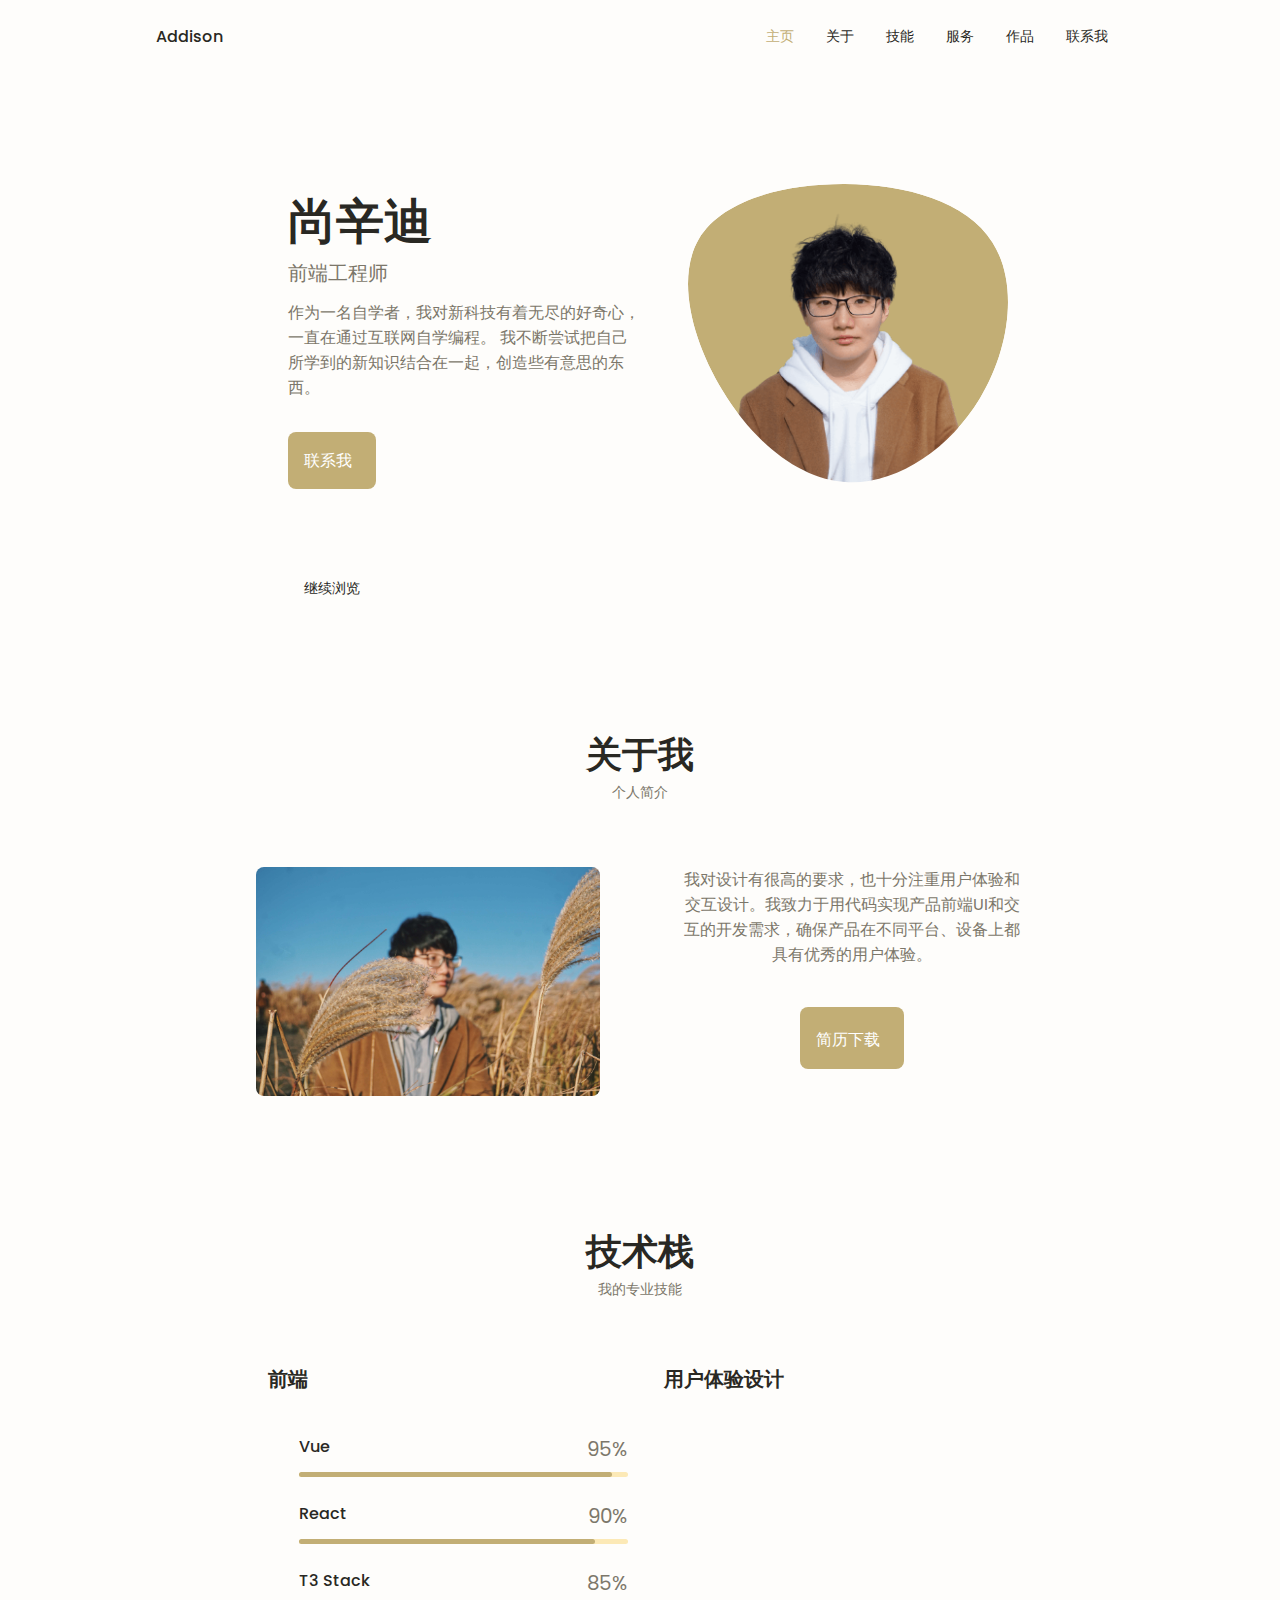
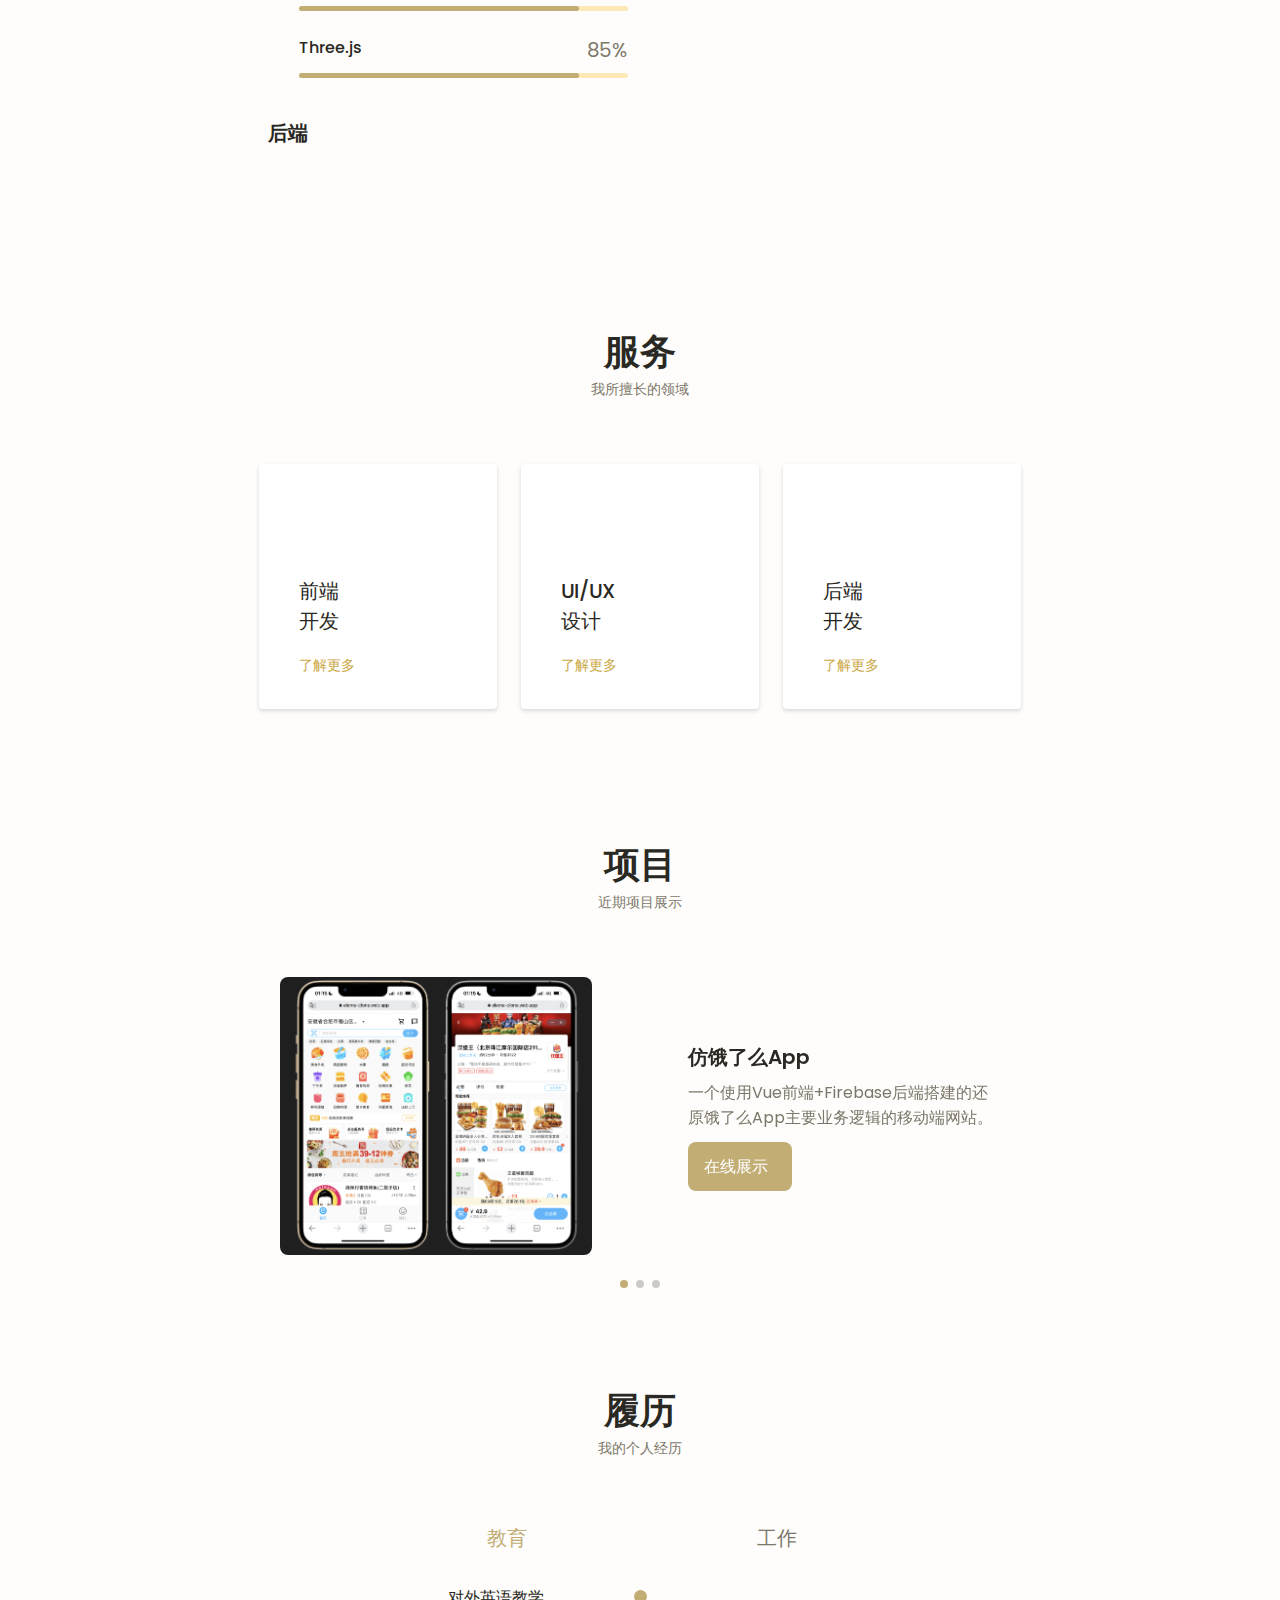
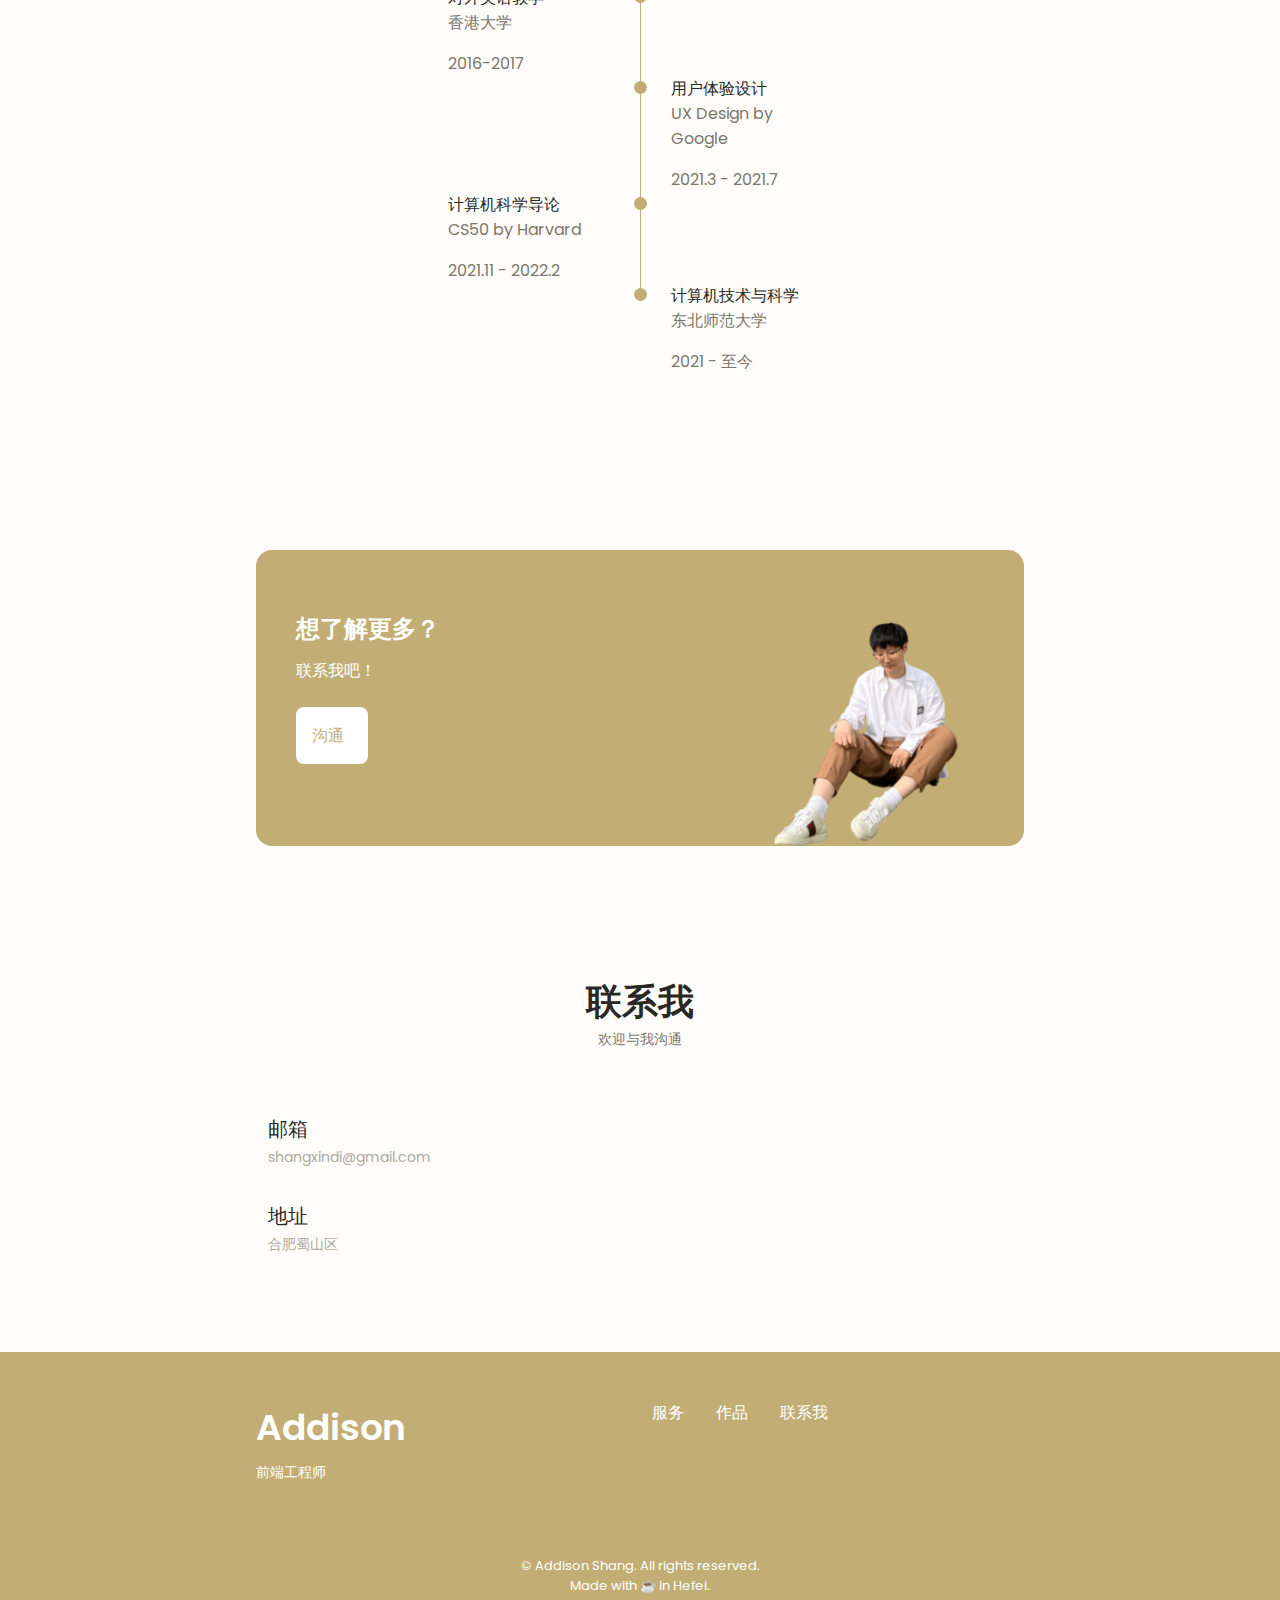
<file: public/index.html>
<!DOCTYPE html>
<html lang="en">

<head>
    <meta charset="UTF-8">
    <meta name="viewport" content="width=device-width, initial-scale=1.0">

    <!--==================== UNICONS ====================-->
    <link rel="stylesheet" href="https://unicons.iconscout.com/release/v4.0.0/css/line.css">


    <!--==================== SWIPER CSS ====================-->
    <link rel="stylesheet" href="assets/css/swiper-bundle.min.css">

    <!--==================== CSS ====================-->
    <link rel="stylesheet" href="assets/css/styles.css">

    <title>尚辛迪 · Addison Shang 的个人网站主页</title>
</head>

<body>
    <!--==================== HEADER ====================-->
    <header class="header" id="header">
        <nav class="nav container">
            <a href="" class="nav__logo">Addison</a>
            <div class="nav__menu" id="nav-menu">
                <ul class="nav__list grid">
                    <li class="nav__item">
                        <a href="#home" class="nav__link active-link">
                            <i class="uil uil-estate nav__icon"></i> 主页
                        </a>
                    </li>
                    <li class="nav__item">
                        <a href="#about" class="nav__link">
                            <i class="uil uil-user nav__icon"></i> 关于
                        </a>
                    </li>
                    <li class="nav__item">
                        <a href="#skills" class="nav__link">
                            <i class="uil uil-file-info-alt nav__icon"></i> 技能
                        </a>
                    </li>
                    <li class="nav__item">
                        <a href="#services" class="nav__link">
                            <i class="uil uil-briefcase-alt nav__icon"></i> 服务

                        </a>
                    </li>
                    <li class="nav__item">
                        <a href="#portfolio" class="nav__link">
                            <i class="uil uil-scenery nav__icon"></i> 作品

                        </a>
                    </li>
                    <li class="nav__item">
                        <a href="#contact" class="nav__link">
                            <i class="uil uil-message nav__icon"></i> 联系我
                        </a>
                    </li>
                </ul>
                <i class="uil uil-times nav__close" id="nav-close"></i>
            </div>

            <div class="nav__btns">
                <!-- Theme change button  -->
                <i class="uil uil-moon change-theme" id="theme-button"></i>

                <div class="nav__toggle" id="nav-toggle">
                    <i class="uil uil-apps"></i>
                </div>
            </div>
        </nav>
    </header>

    <!--==================== MAIN ====================-->
    <main class="main">
        <!--==================== HOME ====================-->
        <section class="home section" id="home">
            <div class="home__container container grid">
                <div class="home__content grid">
                    <div class="home__social">
                        <a href="https://www.linkedin.cn/injobs/in/%E8%BE%9B%E8%BF%AA-%E5%B0%9A-634081220?withFullProfile=true" target="_blank" class="home__social-icon">
                            <i class="uil uil-linkedin-alt"></i>
                        </a>
                        <a href="https://dribbble.com/AddisonShang" target="_blank" class="home__social-icon">
                            <i class="uil uil-dribbble"></i>
                        </a>
                        <a href="https://github.com/XindiShang" target="_blank" class="home__social-icon">
                            <i class="uil uil-github-alt"></i>
                        </a>
                    </div>

                    <div class="home__img">
                        <svg class="home__blob" viewBox="0 0 200 187" xmlns="http://www.w3.org/2000/svg"
                            xmlns:xlink="http://www.w3.org/1999/xlink">
                            <mask id="mask0" mask-type="alpha">
                                <path d="M190.312 36.4879C206.582 62.1187 201.309 102.826 182.328 134.186C163.346 165.547 
                                130.807 187.559 100.226 186.353C69.6454 185.297 41.0228 161.023 21.7403 129.362C2.45775 
                                97.8511 -7.48481 59.1033 6.67581 34.5279C20.9871 10.1032 59.7028 -0.149132 97.9666 
                                0.00163737C136.23 0.303176 174.193 10.857 190.312 36.4879Z" />
                            </mask>
                            <g mask="url(#mask0)">
                                <path d="M190.312 36.4879C206.582 62.1187 201.309 102.826 182.328 134.186C163.346 
                                165.547 130.807 187.559 100.226 186.353C69.6454 185.297 41.0228 161.023 21.7403 
                                129.362C2.45775 97.8511 -7.48481 59.1033 6.67581 34.5279C20.9871 10.1032 59.7028 
                                -0.149132 97.9666 0.00163737C136.23 0.303176 174.193 10.857 190.312 36.4879Z" />
                                <image class="home__blob-img" x="12" y="18"
                                    xlink:href="assets/img/Jeju2-removebg-preview.png" />
                            </g>
                        </svg>
                    </div>

                    <div class="home__data">
                        <h1 class="home__title">尚辛迪</h1>
                        <h3 class="home__subtitle">前端工程师</h3>
                        作为一名自学者，我对新科技有着无尽的好奇心，一直在通过互联网自学编程。
                        我不断尝试把自己所学到的新知识结合在一起，创造些有意思的东西。
                        <p class="home__description"></p>
                        <a href="#contact" class="button button--flex">
                            联系我 <i class="uil uil-message button__icon"></i>
                        </a>
                    </div>

                </div>

                <div class="home__scroll">
                    <a href="#about" class="home__scroll-button button--flex">
                        <i class="uil uil-mouse-alt home__scroll-mouse"></i>
                        <span class="home__scroll-name">继续浏览</span>
                        <i class="uil uil-arrow-down home__scroll-arrow"></i>
                    </a>
                </div>
            </div>
        </section>

        <!--==================== ABOUT ====================-->
        <section class="about section" id="about">
            <h2 class="section__title">关于我</h2>
            <span class="section__subtitle">个人简介</span>

            <div class="about__container container grid">
                <img src="assets/img/Jeju1.jpg" alt="" class="about__img">

                <div class="about__data">
                    <p class="about__description">
                        我对设计有很高的要求，也十分注重用户体验和交互设计。我致力于用代码实现产品前端UI和交互的开发需求，确保产品在不同平台、设备上都具有优秀的用户体验。
                    </p>

                    <!-- <div class="about__info">
                        <div>
                            <span class="about__info-title">04+</span>
                            <span class="about__info-name">Years <br> experience</span>
                        </div>
                        <div>
                            <span class="about__info-title">04+</span>
                            <span class="about__info-name">Completed <br> project</span>
                        </div>
                        <div>
                            <span class="about__info-title">03+</span>
                            <span class="about__info-name">Companies <br> worked</span>
                        </div>
                    </div> -->

                    <div class="about__buttons">
                        <a download="" href="assets/pdf/尚辛迪前端开发简历.pdf" class="button button__flex">
                            简历下载<i class="uil uil-download-alt button__icon"></i>
                        </a>
                    </div>
                </div>
            </div>

        </section>

        <!--==================== SKILLS ====================-->
        <section class="skills section" id="skills">
            <h2 class="section__title">技术栈</h2>
            <span class="section__subtitle">我的专业技能</span>
            <div class="skills__container container grid">
                <div>
                    <!--==================== SKILL 1 ====================-->
                    <div class="skills__content skills__open">
                        <div class="skills__header">
                            <i class="uil uil-brackets-curly skills__icon"></i>

                            <div>
                                <h1 class="skills__title">前端</h1>
                                <!-- <span class="skills__subtitle">
                                    More than 1 year
                                </span> -->
                            </div>

                            <i class="uil uil-angle-down skills__arrow"></i>
                        </div>

                        <div class="skills__list grid">
                            <div class="skills__data">
                                <div class="skills__titles">
                                    <h3 class="skills__name">Vue</h3>
                                    <span class="skills__number">95%</span>
                                </div>

                                <div class="skills__bar">
                                    <span class="skills__percentage skills__vue"></span>
                                </div>
                            </div>

                            <div class="skills__data">
                                <div class="skills__titles">
                                    <h3 class="skills__name">React</h3>
                                    <span class="skills__number">90%</span>
                                </div>

                                <div class="skills__bar">
                                    <span class="skills__percentage skills__react"></span>
                                </div>
                            </div>

                            <div class="skills__data">
                                <div class="skills__titles">
                                    <h3 class="skills__name">T3 Stack</h3>
                                    <span class="skills__number">85%</span>
                                </div>

                                <div class="skills__bar">
                                    <span class="skills__percentage skills__t3"></span>
                                </div>
                            </div>

                            <div class="skills__data">
                                <div class="skills__titles">
                                    <h3 class="skills__name">Three.js</h3>
                                    <span class="skills__number">85%</span>
                                </div>

                                <div class="skills__bar">
                                    <span class="skills__percentage skills__three"></span>
                                </div>
                            </div>
                        </div>
                    </div>

                    <!--==================== SKILL 2 ====================-->
                    <div class="skills__content skills__close">
                        <div class="skills__header">
                            <i class="uil uil-server-network skills__icon"></i>

                            <div>
                                <h1 class="skills__titles">后端</h1>
                                <!-- <span class="skills__subtitle">
                                    More than 1 year
                                </span> -->
                            </div>

                            <i class="uil uil-angle-down skills__arrow"></i>
                        </div>

                        <div class="skills__list grid">
                            <div class="skills__data">
                                <div class="skills__titles">
                                    <h3 class="skills__name">Python</h3>
                                    <span class="skills__number">90%</span>
                                </div>

                                <div class="skills__bar">
                                    <span class="skills__percentage skills__py"></span>
                                </div>
                            </div>

                            <div class="skills__data">
                                <div class="skills__titles">
                                    <h3 class="skills__name">Node.js</h3>
                                    <span class="skills__number">90%</span>
                                </div>

                                <div class="skills__bar">
                                    <span class="skills__percentage skills__node"></span>
                                </div>
                            </div>

                            <div class="skills__data">
                                <div class="skills__titles">
                                    <h3 class="skills__name">Firebase</h3>
                                    <span class="skills__number">90%</span>
                                </div>

                                <div class="skills__bar">
                                    <span class="skills__percentage skills__firebase"></span>
                                </div>
                            </div>
                        </div>
                    </div>
                </div>

                <div>
                    <!--==================== SKILL 3 ====================-->
                    <div class="skills__content skills__close">
                        <div class="skills__header">
                            <i class="uil uil-swatchbook skills__icon"></i>

                            <div>
                                <h1 class="skills__title">用户体验设计</h1>
                                <!-- <span class="skills__subtitle">
                                    More than 1 year
                                </span> -->
                            </div>

                            <i class="uil uil-angle-down skills__arrow"></i>
                        </div>

                        <div class="skills__list grid">
                            <div class="skills__data">
                                <div class="skills__titles">
                                    <h3 class="skills__name">Figma</h3>
                                    <span class="skills__number">90%</span>
                                </div>

                                <div class="skills__bar">
                                    <span class="skills__percentage skills__figma"></span>
                                </div>
                            </div>

                            <div class="skills__data">
                                <div class="skills__titles">
                                    <h3 class="skills__name">Adobe XD</h3>
                                    <span class="skills__number">85%</span>
                                </div>

                                <div class="skills__bar">
                                    <span class="skills__percentage skills__xd"></span>
                                </div>
                            </div>

                            <div class="skills__data">
                                <div class="skills__titles">
                                    <h3 class="skills__name">Photoshop</h3>
                                    <span class="skills__number">85%</span>
                                </div>

                                <div class="skills__bar">
                                    <span class="skills__percentage skills__photoshop"></span>
                                </div>
                            </div>

                        </div>
                    </div>
                </div>
            </div>

        </section>

        <!--==================== SERVICES ====================-->
        <section class="services section" id="services">
            <h2 class="section__title">服务</h2>
            <span class="section__subtitle">我所擅长的领域</span>

            <div class="services__container container grid">
                <!--==================== SERVICE 1====================-->
                <div class="services__content">
                    <div>
                        <i class="uil uil-arrow services__icon"></i>
                        <h3 class="services__title">前端 <br> 开发</h3>
                    </div>

                    <span class="button button--flex button--small button--link services__button">
                        了解更多
                        <i class="uil uil-arrow-right button__icon"></i>
                    </span>

                    <div class="services__modal">
                        <div class="services__modal-content">
                            <h4 class="services__modal-title">前端 <br> 开发</h4>
                            <i class="uil uil-times services__modal-close"></i>

                            <ul class="services__modal-services grid">
                                <li class="services__modal-service">
                                    <i class="uil uil-check-circle services__modal-icon"></i>
                                    <p>熟悉JavaScript面向对象开发原理和闭包，能运用模块化、面对对象编程；</p>
                                </li>
                                <li class="services__modal-service">
                                    <i class="uil uil-check-circle services__modal-icon"></i>
                                    <p>熟悉Vue技术栈（Vue2/3、Vue-CLI/Vite、Vuex/Pinia）；</p>
                                </li>
                                <li class="services__modal-service">
                                    <i class="uil uil-check-circle services__modal-icon"></i>
                                    <p>熟悉React技术栈（Redux、Next.js、Zustand、tRPC、Prisma）；</p>
                                </li>
                                <li class="services__modal-service">
                                    <i class="uil uil-check-circle services__modal-icon"></i>
                                    <p>熟练掌握Element、AntD、Vant等常用UI库和Tailwind、Bootstrap等CSS库；</p>
                                </li>
                            </ul>
                        </div>
                    </div>
                </div>
                <!--==================== SERVICE 2====================-->
                <div class="services__content">
                    <div>
                        <i class="uil uil-web-grid services__icon"></i>
                        <h3 class="services__title">UI/UX <br> 设计</h3>
                    </div>

                    <span class="button button--flex button--small button--link services__button">
                        了解更多
                        <i class="uil uil-arrow-right button__icon"></i>
                    </span>

                    <div class="services__modal">
                        <div class="services__modal-content">
                            <h4 class="services__modal-title">UI/UX <br> 设计</h4>
                            <i class="uil uil-times services__modal-close"></i>

                            <ul class="services__modal-services grid">
                                <li class="services__modal-service">
                                    <i class="uil uil-check-circle services__modal-icon"></i>
                                    <p>熟练掌握Figma、Adobe XD、Photoshop等设计工具；</p>
                                </li>
                                <li class="services__modal-service">
                                    <i class="uil uil-check-circle services__modal-icon"></i>
                                    <p>熟悉多平台的设计规范；</p>
                                </li>
                                <li class="services__modal-service">
                                    <i class="uil uil-check-circle services__modal-icon"></i>
                                    <p>深入理解交互思想的基本原则；</p>
                                </li>
                                <li class="services__modal-service">
                                    <i class="uil uil-check-circle services__modal-icon"></i>
                                    <p>有良好的审美，关注细节，能基于视觉规范产出高保真的交互稿；</p>
                                </li>
                            </ul>
                        </div>
                    </div>
                </div>

                <!--==================== SERVICE 3====================-->
                <div class="services__content">
                    <div>
                        <i class="uil uil-database services__icon"></i>
                        <h3 class="services__title">后端<br> 开发</h3>
                    </div>

                    <span class="button button--flex button--small button--link services__button">
                        了解更多
                        <i class="uil uil-arrow-right button__icon"></i>
                    </span>

                    <div class="services__modal">
                        <div class="services__modal-content">
                            <h4 class="services__modal-title">后端<br> 开发</h4>
                            <i class="uil uil-times services__modal-close"></i>

                            <ul class="services__modal-services grid">
                                <li class="services__modal-service">
                                    <i class="uil uil-check-circle services__modal-icon"></i>
                                    <p>熟悉Node.js和Express框架，利用其搭建简单的服务器；</p>
                                </li>
                                <li class="services__modal-service">
                                    <i class="uil uil-check-circle services__modal-icon"></i>
                                    <p>熟练掌握MongoDB和SQLite数据库的基本操作；</p>
                                </li>
                                <li class="services__modal-service">
                                    <i class="uil uil-check-circle services__modal-icon"></i>
                                    <p>熟悉Python，能运用Selenium进行爬虫的基本操作，以及Flask框架进行网页开发；</p>
                                </li>
                                <li class="services__modal-service">
                                    <i class="uil uil-check-circle services__modal-icon"></i>
                                    <p>熟练使用Git/SVN等工具进行独立/协同开发；</p>
                                </li>
                            </ul>
                        </div>
                    </div>
                </div>

                


            </div>

        </section>

        <!--==================== PORTFOLIO ====================-->
        <section class="portfolio section" id="portfolio">
            <h2 class="section__title">项目</h2>
            <span class="section__subtitle">近期项目展示</span>

            <div class="portfolio__container container swiper-container">
                <div class="swiper-wrapper">
                    <!--==================== PORTFOLIO 1====================-->
                    <div class="portfolio__content grid swiper-slide">
                        <img src="assets/img/eleme_portfolio.png" alt="" class="portfolio__img">

                        <div class="portfolio__data">
                            <h3 class="portfolio__title">仿饿了么App</h3>
                            <p class="portfolio__description">一个使用Vue前端+Firebase后端搭建的还原饿了么App主要业务逻辑的移动端网站。</p>
                            <a href="https://eleme-clone.web.app/" target="_blank"
                                target="_blank" class="button button--flex button--small portfolio__button">
                                在线展示
                                <i class="uil uil-arrow-right button__icon"></i>
                            </a>
                        </div>
                    </div>

                    <!--==================== PORTFOLIO 2====================-->
                    <div class="portfolio__content grid swiper-slide">
                        <img src="assets/img/pf_portfolio.png" alt="" class="portfolio__img">

                        <div class="portfolio__data">
                            <h3 class="portfolio__title">宠物前线</h3>
                            <p class="portfolio__description">一个分享及点评宠物店的网站，响应式布局，拥有用户登录注册、密码重置、增删改查店铺、查看店铺地图、发布、删除评价等功能模块。</p>
                            <a href="https://pet-frontier.herokuapp.com/" target="_blank"
                                class="button button--flex button--small portfolio__button">
                                在线展示
                                <i class="uil uil-arrow-right button__icon"></i>
                            </a>
                        </div>
                    </div>

                    <!--==================== PORTFOLIO 3====================-->
                    <div class="portfolio__content grid swiper-slide">
                        <img src="assets/img/blog_portfolio.png" alt="" class="portfolio__img">

                        <div class="portfolio__data">
                            <h3 class="portfolio__title">个人博客</h3>
                            <p class="portfolio__description">一个使用前端Bootstrap/后端Flask搭建的个人博客网站，响应式布局，拥有用户登录注册，增删改查帖子。发布/删除评论的功能模块。</p>
                            <a href="https://addison-blog.herokuapp.com/" target="_blank"
                                class="button button--flex button--small portfolio__button">
                                在线展示
                                <i class="uil uil-arrow-right button__icon"></i>
                            </a>
                        </div>
                    </div>
                </div>

                <div class="swiper-button-next">
                    <i class="uil uil-angle-right-b swiper-portfolio-icon"></i>
                </div>
                <div class="swiper-button-prev">
                    <i class="uil uil-angle-left swiper-portfolio-icon"></i>
                </div>

                <div class="swiper-pagination"></div>
            </div>

        </section>

        <!--==================== QUALIFICATION ====================-->
        <section class="qualification section">
            <h2 class="section__title">履历</h2>
            <span class="section__subtitle">我的个人经历</span>
            <div class="qualification__container container">
                <div class="qualification__tabs">
                    <div class="qualification__button button--flex qualification__active" data-target="#education">
                        <i class="uil uil-graduation-cap qualification__icon"></i>
                        教育
                    </div>
                    <div class="qualification__button button--flex" data-target="#work">
                        <i class="uil uil-briefcase-alt qualification__icon"></i>
                        工作
                    </div>
                </div>

                <div class="qualification__sections">
                    <!--==================== QUALIFICATION CONTENT 1====================-->
                    <div class="qualification__content qualification__active" data-content id="education">
                        <!--==================== QUALIFICATION 1====================-->
                        <div class="qualification__data">
                            <div>
                                <h3 class="qualification__title">
                                    对外英语教学
                                </h3>
                                <span class="qualification__subtitle">香港大学</span>
                                <div class="qualification__calender">
                                    <i class="uil uil-calendar-alt"></i>
                                    2016-2017
                                </div>
                            </div>

                            <div>
                                <span class="qualification__rounder"></span>
                                <span class="qualification__line"></span>
                            </div>
                        </div>
                        <!--==================== QUALIFICATION 2====================-->
                        <div class="qualification__data">
                            <div></div>

                            <div>
                                <span class="qualification__rounder"></span>
                                <span class="qualification__line"></span>
                            </div>        

                            <div>
                                <h3 class="qualification__title">
                                    用户体验设计
                                </h3>
                                <span class="qualification__subtitle">UX Design by Google</span>
                                <div class="qualification__calender">
                                    <i class="uil uil-calendar-alt"></i>
                                    2021.3 - 2021.7
                                </div>
                            </div>

                        </div>
                        <!--==================== QUALIFICATION 3====================-->
                        <div class="qualification__data">
                            <div>
                                <h3 class="qualification__title">
                                    计算机科学导论
                                </h3>
                                <span class="qualification__subtitle">CS50 by Harvard</span>
                                <div class="qualification__calender">
                                    <i class="uil uil-calendar-alt"></i>
                                    2021.11 - 2022.2
                                </div>
                            </div>

                            <div>
                                <span class="qualification__rounder"></span>
                                <span class="qualification__line"></span>
                            </div>
                        </div>
                        <!--==================== QUALIFICATION 4====================-->
                        <div class="qualification__data">
                            <div></div>
                            <div>
                                <span class="qualification__rounder"></span>
                                <!-- <span class="qualification__line"></span> -->
                            </div>
                            
                            <div>
                                <h3 class="qualification__title">
                                    计算机技术与科学
                                </h3>
                                <span class="qualification__subtitle">东北师范大学</span>
                                <div class="qualification__calender">
                                    <i class="uil uil-calendar-alt"></i>
                                    2021 - 至今
                                </div>
                            </div>

                        </div>

                    </div>
                    <!--==================== QUALIFICATION CONTENT 2====================-->
                    <div class="qualification__content" data-content id="work">
                        <!--==================== QUALIFICATION 1====================-->
                        <div class="qualification__data">
                            <div>
                                <h3 class="qualification__title">
                                    Web开发工程师
                                </h3>
                                <span class="qualification__subtitle">安徽亿川钢材交易中心</span>
                                <div class="qualification__calender">
                                    <i class="uil uil-calendar-alt"></i>
                                    2021.09-2022.04
                                </div>
                            </div>

                            <div>
                                <span class="qualification__rounder"></span>
                                <span class="qualification__line"></span>
                            </div>
                        </div>
                        <!--==================== QUALIFICATION 2====================-->
                        <div class="qualification__data">
                            <div></div>

                            <div>
                                <span class="qualification__rounder"></span>
                                <span class="qualification__line"></span>
                            </div>

                            <div>
                                <h3 class="qualification__title">
                                    前端开发工程师
                                </h3>
                                <span class="qualification__subtitle">厦门纵横集团</span>
                                <div class="qualification__calender">
                                    <i class="uil uil-calendar-alt"></i>
                                    2022.05 - 2022.06
                                </div>
                            </div>
                        </div>


                        <!--==================== QUALIFICATION 3====================-->
                        <div class="qualification__data">
                            <div>
                                <h3 class="qualification__title">
                                    前端开发工程师
                                </h3>
                                <span class="qualification__subtitle">安徽中科晶格技术有限公司</span>
                                <div class="qualification__calender">
                                    <i class="uil uil-calendar-alt"></i>
                                    2022.06-至今
                                </div>
                            </div>

                            <div>
                                <span class="qualification__rounder"></span>
                                <!-- <span class="qualification__line"></span> -->
                            </div>
                        </div>

                    </div>
                </div>
            </div>
        </section>

        <!--==================== PROJECT IN MIND ====================-->
        <section class="project section">
            <div class="project__bg">
                <div class="project__container container grid">
                    <div class="project__data">
                        <h2 class="project__title">想了解更多？</h2>
                        <p class="project__description">联系我吧！</p>
                        <a href="#contact" class="button button--flex button--white">
                            沟通
                            <i class="uil uil-message project__icon button__icon  project--icon"></i>
                        </a>

                    </div>

                    <img src="assets/img/ct1.png" alt="" class="project__img">

                </div>
            </div>

        </section>

        <!--==================== TESTIMONIAL ====================-->
        <!-- <section class="testimonial section">

        </section> -->

        <!--==================== CONTACT ME ====================-->
        <section class="contact section" id="contact">
            <h2 class="section__title">联系我</h2>
            <span class="section__subtitle">欢迎与我沟通</span>

            <div class="contact__container container grid">
                <div>
                    <!-- <div class="contact__information">
                        <i class="uil uil-phone contact__icon"></i>

                        <div>
                            <h3 class="contact__title">Call Me</h3>
                            <span class="contact__subtitle"></span>
                        </div>
                    </div> -->
                    <div class="contact__information">
                        <i class="uil uil-envelope contact__icon"></i>

                        <div>
                            <h3 class="contact__title">邮箱</h3>
                            <span class="contact__subtitle">shangxindi@gmail.com</span>
                        </div>
                    </div>
                    <div class="contact__information">
                        <i class="uil uil-map-marker contact__icon"></i>

                        <div>
                            <h3 class="contact__title">地址</h3>
                            <span class="contact__subtitle">合肥蜀山区</span>
                        </div>
                    </div>
                </div>
                <!-- <form action="" class="contact__form grid">
                    <div class="contact__inputs grid">
                        <div class="contact__content">
                            <label for="" class="contact__label">Name</label>
                            <input type="text" class="contact__input">
                        </div>
                        <div class="contact__content">
                            <label for="" class="contact__label">Email</label>
                            <input type="email" class="contact__input">
                        </div>
                        <div class="contact__content">
                            <label for="" class="contact__label">Project</label>
                            <input type="text" class="contact__input">
                        </div>
                        <div class="contact__content">
                            <label for="" class="contact__label">Message</label>
                            <textarea name="" id="" cols="0" rows="7" class="contact__input"></textarea>
                        </div>

                        <div>
                            <a href="#" class="button button--flex">
                                Send Message
                                <i class="uil uil-message button__icon"></i>
                            </a>
                        </div>

                    </div>
                </form> -->
            </div>

        </section>
    </main>

    <!--==================== FOOTER ====================-->
    <footer class="footer">
        <div class="footer__bg">
            <div class="footer__container container grid">
                <div>
                    <h1 class="footer__title">Addison</h1>
                    <span class="footer__subtitle">前端工程师</span>
                </div>

                <ul class="footer__links">
                    <li>
                        <a href="#services" class="footer__link">服务</a>
                    </li>
                    <li>
                        <a href="#portfolio" class="footer__link">作品</a>
                    </li>
                    <li>
                        <a href="#contact" class="footer__link">联系我</a>
                    </li>
                </ul>

                <!-- <div class="footer__socials">
                    <a href="https://github.com/XindiShang" target="_blank" href="" class="footer__social">
                        <i class="uil uil-github-alt"></i>
                    </a>
                </div> -->

            </div>

            <p class="footer__copy">&#169; Addison Shang. All rights reserved.<br>Made with ☕ in Hefei.</p>

        </div>

    </footer>

    <!--==================== SCROLL TOP ====================-->
    <a href="#" class="scrollup" id="scroll-up">
        <i class="uil uil-arrow-up scrollup__icon"></i>
    </a>

    <!--==================== SWIPER JS ====================-->
    <script src="assets/js/swiper-bundle.min.js"></script>

    <!--==================== MAIN JS ====================-->
    <script src="assets/js/main.js"></script>
</body>

</html>
</file>
<file: public/assets/css/styles.css>
/*==================== GOOGLE FONTS ====================*/
/* @import url("https://fonts.googleapis.com/css2?family=Poppins:wght@400;500;600&display=swap"); */
@import url('https://fonts.googleapis.com/css2?family=Noto+Sans+SC:wght@300;400;500;700&family=Poppins:wght@400;500;600&display=swap');

/*==================== VARIABLES CSS ====================*/
:root {
    --header-height: 3rem;

    /*========== Colors ==========*/
    /* Change favorite color */
    --hue-color: 44; /*Purple 250 - Green 142 - Blue 230 - Pink 340*/
    --dark-hue-color: 250;
    /* default  */
    /* hue 69 61 */

    /* HSL color mode */
    --first-color: hsl(var(--hue-color), 39%, 61%);
    --first-color-second: hsl(var(--hue-color), 39%, 61%);
    --first-color-alt: hsl(var(--hue-color), 57%, 53%);
    --first-color-lighter: hsl(var(--hue-color), 92%, 85%);
    --title-color: hsl(var(--hue-color), 8%, 15%);
    --text-color: hsl(var(--hue-color), 8%, 45%);
    --text-color-light: hsl(var(--hue-color), 8%, 65%);
    --input-color: hsl(var(--hue-color), 70%, 96%);
    --body-color: hsl(var(--hue-color), 60%, 99%);
    --container-color: #fff;
    --scroll-bar-color: hsl(var(--hue-color), 12%, 90%);
    --scroll-thumb-color: hsl(var(--hue-color), 12%, 80%);

    /*========== Font and typography ==========*/
    --body-font: 'Poppins', sans-serif;
    /* --body-font: 'Noto Sans SC', sans-serif; */

    /* .5rem = 8px, 1rem = 16px, 1.5rem = 24px ... */
    --big-font-size: 2rem;
    --h1-font-size: 1.5rem;
    --h2-font-size: 1.25rem;
    --h3-font-size: 1.125rem;
    --normal-font-size: .938rem;
    --small-font-size: .813rem;
    --smaller-font-size: .75rem;

    /*========== Font weight ==========*/
    --font-medium: 500;
    --font-semi-bold: 600;

    /*========== Margins Bottom ==========*/
    /* .25rem = 4px, .5rem = 8px, .75rem = 12px ... */
    --mb-0-25: .25rem;
    --mb-0-5: .5rem;
    --mb-0-75: .75rem;
    --mb-1: 1rem;
    --mb-1-5: 1.5rem;
    --mb-2: 2rem;
    --mb-2-5: 2.5rem;
    --mb-3: 3rem;

    /*========== z index ==========*/
    --z-tooltip: 10;
    --z-fixed: 100;
    --z-modal: 1000;
}

/* Font size for large devices */
@media screen and (min-width: 968px) {
    :root {
        --big-font-size: 3rem;
        --h1-font-size: 2.25rem;
        --h2-font-size: 1.5rem;
        --h3-font-size: 1.25rem;
        --normal-font-size: 1rem;
        --small-font-size: .875rem;
        --smaller-font-size: .813rem;
    }
}

/*========== Variables Dark theme ==========*/
body.dark-theme {
  /* HSL color mode */
  --first-color: hsl(var(--dark-hue-color), 39%, 61%);
  --first-color-second: hsl(var(--dark-hue-color), 30%, 8%);
  --first-color-alt: hsl(var(--dark-hue-color), 57%, 53%);
  --first-color-lighter: hsl(var(--dark-hue-color), 92%, 85%);
  --title-color: hsl(var(--dark-hue-color), 8%, 95%);
  --text-color: hsl(var(--dark-hue-color), 8%, 75%);
  --text-color-light: hsl(var(--dark-hue-color), 8%, 65%);
  --input-color: hsl(var(--dark-hue-color), 29%, 16%);
  --body-color: hsl(var(--dark-hue-color), 28%, 12%);
  --container-color: hsl(var(--dark-hue-color), 29%, 16%);
  --scroll-bar-color: hsl(var(--dark-hue-color), 12%, 48%);
  --scroll-thumb-color: hsl(var(--dark-hue-color), 12%, 36%);
}
/*========== Button Dark/Light ==========*/
.nav__btns {
  display: flex;
  align-items: center;
}

.change-theme {
  font-size: 1.25rem;
  color: var(--title-color);
  margin-right: var(--mb-1);
  cursor: pointer;
}

.change-theme:hover {
  color: var(--first-color);
}


/*==================== BASE ====================*/
* {
  box-sizing: border-box;
  padding: 0;
  margin: 0;
}

html {
  scroll-behavior: smooth;
}

body {
  margin: 0 0 var(--header-height) 0;
  font-family: var(--body-font);
  font-size: var(--normal-font-size);
  background-color: var(--body-color);
  color: var(--text-color);
}

h1, h2, h3, h4 {
  color: var(--title-color);
  font-weight: var(--font-semi-bold);
}

ul {
  list-style: none;
}

a {
  text-decoration: none;
}

img {
  max-width: 100%;
  height: auto;
}

/*==================== REUSABLE CSS CLASSES ====================*/
.section {
  padding: 2rem 0 4rem;
}

.section__title {
  font-size: var(--h1-font-size);
  color: var(--title-color);
}

.section__subtitle {
  display: block;
  font-size: var(--small-font-size);
  margin-bottom: var(--mb-3);
}

.section__title, 
.section__subtitle {
  text-align: center;
}

/*==================== LAYOUT ====================*/
.container {
  max-width: 768px;
  margin-left: var(--mb-1-5);
  margin-right: var(--mb-1-5);
}

.grid {
  display: grid;
  gap: 1.5rem;
}

.header {
  width: 100%;
  position: fixed;
  bottom: 0;
  left: 0;
  z-index: var(--z-fixed);
  background-color: var(--body-color);
}

/*==================== NAV ====================*/
.nav {
  max-width: 968px;
  height: var(--header-height);
  display: flex;
  justify-content: space-between;
  align-items: center;

}

.nav__logo,
.nav__toggle {
  color: var(--title-color);
  font-weight: var(--font-medium);
}

.nav__logo:hover {
  color: var(--first-color);
}

.nav__toggle {
  font-size: 1.1rem;
  cursor: pointer;
}

.nav__toggle:hover {
  color: var(--first-color);
}

@media screen and (max-width: 767px) {
  .nav__menu{
    position: fixed;
    bottom: -100%;
    left: 0;
    width: 100%;
    background-color: var(--body-color);
    padding: 2rem 1.5rem 4rem;
    box-shadow: 0 -1px 4px rgba(0,0,0,.15);
    border-radius: 1.5rem 1.5rem 0 0;
    transition: .3s;
  }
}

.nav__list {
  grid-template-columns: repeat(3, 1fr);
  gap: 2rem;
}

.nav__link {
  display: flex;
  flex-direction: column;
  align-items: center;
  font-size: var(--small-font-size);
  color: var(--title-color);
  font-weight: var(--font-medium);
}

.nav__link:hover {
  color: var(--first-color);
}

.nav__icon {
  font-size: 1.2rem;
}

.nav__close {
  position: absolute;
  right: 1.3rem;
  bottom: .5rem;
  font-size: 1.5rem;
  cursor: pointer;
  color: var(--first-color);
}

.nav__close:hover {
  color: var(--first-color-alt);
}

/* show menu */
.show-menu {
  bottom: 0;
}

/* Active link */
.active-link {
  color: var(--first-color);
}

/* Change background header */
.scroll-header {
  box-shadow: 0 -1px 4px rgba(0,0,0,.15)
}

/*==================== HOME ====================*/
.home__container {
  gap: 1rem;
}

.home__content {
  grid-template-columns: .5fr 3fr;
  padding-top: 3.5rem;
  align-items: center;
}

.home__social {
  display: grid;
  grid-template-columns: max-content;
  row-gap: 1rem;
}

.home__social-icon {
  font-size: 1.25rem;
  color: var(--first-color);

}

.home__social-icon:hover {
  color: var(--first-color-alt);
}

.home__blob {
  width: 200px;
  fill: var(--first-color);
}

.home__blob-img {
  width: 170px;
}

.home__data {
  grid-column: 1/3;
}

.home__title {
  font-size: var(--big-font-size);
}

.home__subtitle {
  font-size: var(--h3-font-size);
  color: var(--text-color);
  font-weight: var(--font-medium);
  margin-bottom: var(--mb-0-75);
}

.home__description {
  margin-bottom: var(--mb-2);
}

.home__scroll {
  display: none;
}

.home__scroll-button {
  color: var(--first-color);
  transition: .3s;
  /* width: 200px */
}

.home__scroll-button:hover {
  transform: translateY(0.25rem);
}

.home__scroll-mouse {
  font-size: 2rem;
}

.home__scroll-name {
  font-size: var(--small-font-size);
  color: var(--title-color);
  font-weight: var(--font-medium);
  margin-right: var(--mb-0-25);
}

.home__scroll-arrow {
  font-size: 1.25rem
}

/*==================== BUTTONS ====================*/
.button {
  display: inline-block;
  background-color: var(--first-color);
  color: #FFF;
  padding: 1rem;
  border-radius: .5rem;
  font-weight: var(--font-medium);
}

.button:hover {
  background-color: var(--first-color-alt);
}

.button__icon {
  font-size: 1.25rem;
  margin-left: var(--mb-0-5);
  transition: .3s;
}

.button--flex {
  display: inline-flex;
  align-items: center;
}

.button--small {
  padding: .75rem 1rem;
}

.button--link {
  padding: 0;
  background-color: transparent;
  color: var(--first-color-alt);
}

.button--link:hover {
  background-color: transparent;
  color: var(--first-color);
}

.button--white {
  background-color: #fff;
  color: var(--first-color);
}

.button--white:hover {
  background-color: #fff;
}
/*==================== ABOUT ====================*/
.about__img {
  width: 200px;
  border-radius: .5rem;
  justify-self: center;
  align-self: center;
}

.about__description {
  text-align: center;
  margin-bottom: var(--mb-2-5);
}

.about__info {
  display: flex;
  justify-content: space-evenly;
  margin-bottom: var(--mb-2-5);
}

.about__info-title {
  font-size: var(--h2-font-size);
  font-weight: var(--font-semi-bold);
  color: var(--title-color);
}

.about__info-name {
  font-size: var(--smaller-font-size);
}

.about__info-title,
.about__info-name {
  display: block;
  text-align: center;
}

.about__buttons {
  display: flex;
  justify-content: center;
}
/*==================== SKILLS ====================*/
.skills__container {
  row-gap: 0;
}

.skills__header {
  display: flex;
  align-items: center;
  margin-bottom: var(--mb-2-5);
  cursor: pointer;
}


.skills__icon,
.skills__arrow {
  font-size: 2rem;
  color: var(--first-color);
}

.skills__icon {
  margin-right: var(--mb-0-75)
}

.skills__title {
  font-size: var(--h3-font-size);
}

.skills__subtitle {
  font-size: var(--small-font-size);
  color: var(--text-color-light);
}

.skills__arrow {
  margin-left: auto;
  transition: .4s;
}

.skills__list {
  row-gap: 1.5rem;
  padding-left: 2.7rem;
}

.skills__titles {
  display: flex;
  justify-content: space-between;
  margin-bottom: var(--mb-0-5);
  font-size: var(--h3-font-size);

}

.skills__name {
  font-size: var(--normal-font-size);
  font-weight: var(--font-medium);
}

.skills__bar,
.skills__percentage {
  height: 5px;
  border-radius: .25rem;
}

.skills__bar {
  background-color: var(--first-color-lighter);
}

.skills__percentage {
  display: block;
  background-color: var(--first-color);
}

.skills__vue {
  width: 95%;
}
.skills__react {
  width: 90%;
}
.skills__t3 {
  width: 85%;
}
.skills__three {
  width: 85%;
}

.skills__py {
  width: 90%;
}
.skills__node {
  width: 90%;
}
.skills__firebase {
  width: 90%;
}

.skills__figma {
  width: 90%;
}
.skills__xd {
  width: 85%;
}
.skills__photoshop {
  width: 85%;
}

.skills__close .skills__list {
  height: 0;
  overflow: hidden;
}

.skills__open .skills__list {
  height: max-content;
  margin-bottom: var(--mb-2-5);
}

.skills__open .skills__arrow {
  transform: rotate(-180deg);
}
/*==================== QUALIFICATION ====================*/
.qualification__tabs {
  display: flex;
  justify-content: space-evenly;
  margin-bottom: var(--mb-2);
}

.qualification__button {
  font-size: var(--h3-font-size);
  font-weight: var(--font-medium);
  cursor: pointer;
}

.qualification__button:hover {
  color: var(--first-color);
}

.qualification__icon {
  font-size: 1.8rem;
  margin-left: var(--mb-0-25);
}

.qualification__data {
  display: grid;
  grid-template-columns: 1fr max-content 1fr;
  column-gap: 1.5rem;
}

.qualification__title {
  font-size: var(--normal-font-size);
  font-weight: var(--font-medium);
}

.qualification__subtitle {
  display: inline-block;
  font-style: var(--small-font-size);
  margin-bottom: var(--mb-1);
}

.qualification__calendar {
  font-size: var(--smaller-font-size);
  color: var(--text-color-light);
}

.qualification__rounder {
  display: inline-block;
  width: 13px;
  height: 13px;
  background-color: var(--first-color);
  border-radius: 50%;
}

.qualification__line {
  display: block;
  width: 1px;
  height: 100%;
  background-color: var(--first-color);
  transform: translate(6px, -7px);
}

.qualification [data-content] {
  display: none;
}

.qualification__active[data-content] {
  display: block;
}

.qualification__button.qualification__active {
  color: var(--first-color)
}
/*==================== SERVICES ====================*/
.services__container {
  gap: 1.5rem;
  grid-template-columns: repeat(2, 1fr);
}

.services__content {
  position: relative;
  background-color: var(--container-color);
  padding: 3.5rem .5rem 1.25rem 1.5rem;
  border-radius: .25rem;
  box-shadow: 0 2px 4px rgba(0,0,0,.15);
  transition: .3s;
}

.services__content:hover {
  box-shadow: 0 4px 8px rgba(0,0,0,.15);
}

.services__icon {
  display: block;
  font-size: 1.5rem;
  color: var(--first-color);
  margin-bottom: var(--mb-1);
}

.services__title {
  font-size: var(--h3-font-size);
  margin-bottom: var(--mb-1);
  font-weight: var(--font-medium);
}

.services__button {
  cursor: pointer;
  font-size: var(--small-font-size);
}

.services__button:hover .button__icon {
  transform: translateX(.25rem);
}

.services__modal {
  position: fixed;
  top: 0;
  left: 0;
  right: 0;
  bottom: 0;
  background-color: rgba(0,0,0,.5);
  display: flex;
  align-items: center;
  justify-content: center;
  padding: 0 1rem;
  z-index: var(--z-modal);
  opacity: 0;
  visibility: hidden;
  transition: .3s;
}

.services__modal-content{
  position: relative;
  background-color: var(--container-color);
  padding: 1.5em;
  border-radius: .5rem;
}

.services__modal-services {
  row-gap: 1rem;
}

.services__modal-service {
  display: flex;
}

.services__modal-title {
  font-size: var(--h3-font-size);
  font-weight: var(--font-medium);
  margin-bottom: var(--mb-1-5);
}

.services__modal-close {
  position: absolute;
  top: 1rem;
  right: 1rem;
  font-size: 1.5rem;
  color: var(--first-color);
  cursor: pointer;
}

.services__modal-icon {
  color: var(--first-color);
  margin-right: var(--mb-0-25);
}

/* Active Modal */
.active-modal {
  opacity: 1;
  visibility: visible;
}

/*==================== PORTFOLIO ====================*/
.portfolio__container {
  overflow: initial;
}

.portfolio__content {
  padding: 0 1.5rem;
}

.portfolio__img {
  width: 265px;
  /* height: 250px; */
  border-radius: .5rem;
  justify-self: center;
}

.portfolio__title {
  font-size: var(--h3-font-size);
  margin-bottom: var(--mb-0-5);
}

.portfolio__description {
  margin-bottom: var(--mb-0-75);
}

.portfolio__button:hover .button__icon {
  transform: translateX(.25rem);
}

.swiper-button-prev::after,
.swiper-button-next::after {
  content: '';
}

.swiper-portfolio-icon {
  font-size: 2rem;
  color: var(--first-color);
}

.swiper-button-prev{
  left: -.5rem;
}

.swiper-button-next{
  right: -.5rem;
}

.swiper-container-horizontal>.swiper-pagination-bullets {
  bottom: -2.5rem;
}

.swiper-pagination-bullet-active {
  background-color: var(--first-color);
}

.swiper-button-prev,
.swiper-button-next,
.swiper-pagination-bullet {
  outline: none;
}

/*==================== PROJECT IN MIND ====================*/
.project {
  text-align: center;
}
.project__bg {
  background-color: var(--first-color-second);
  padding-top: 3rem;
}

.project__title {
  font-size: var(--h2-font-size);
  margin-bottom: var(--mb-0-75);
}

.project__description {
  margin-bottom: var(--mb-1-5);
}

.project__title,
.project__description {
  color: #fff;
}

.project__img {
  width: 232px;
  justify-self: center;
}

.button--white:hover .project--icon {
  transform: translateX(.25rem);
  transition: .3s;
}

/*==================== TESTIMONIAL ====================*/


/*==================== CONTACT ME ====================*/
.contact__container {
  row-gap: 3rem;
}

.contact__information {
  display: flex;
  margin-bottom: var(--mb-2);
}

.contact__icon {
  font-size: 2rem;
  color: var(--first-color);
  margin-right: var(--mb-0-75);
}


.contact__title {
  font-size: var(--h3-font-size);
  font-weight: var(--font-medium);
}

.contact__subtitle {
  font-size: var(--small-font-size);
  color: var(--text-color-light);
}

.contact__content {
  background-color: var(--input-color);
  border-radius: .5rem;
  padding: .75rem 1rem .25rem;
}

.contact__label {
  font-size: var(--smaller-font-size);
  color: var(--title-color);
}

.contact__input {
  width: 100%;
  background-color: var(--input-color);
  color: var(--text-color);
  font-family: var(--body-font);
  font-size: var(--normal-font-size);
  border: none;
  outline: none;
  padding: .25rem .5rem .5rem 0;
}

/*==================== FOOTER ====================*/
.footer {
  padding-top: 2rem;
}

.footer__container {
  row-gap: 3.5rem;
}

.footer__bg {
  background-color: var(--first-color-second);
  padding: 2rem 0 3rem;
}

.footer__title {
  font-size: var(--h1-font-size);
  margin-bottom: var(--mb-0-25);
}

.footer__subtitle {
  font-size: var(--small-font-size);
}


.footer__links {
  display: flex;
  flex-direction: column;
  row-gap: 1.5rem;
}

.footer__link:hover {
  color: var(--first-color-lighter);
}

/* .footer__social {
  font-size: 1.25rem;
  margin-right: var(--mb-1-5);
}

.footer__social:hover{
  color: var(--first-color-lighter);
} */

.footer__copy {
  font-size: var(--smaller-font-size);
  text-align: center;
  /* color: var(--text-color-light); */
  color: #fff;
  margin-top: var(--mb-3);
}

.footer__title,
.footer__subtitle,
.footer__link,
.footer__social {
  color: #fff;
}

/*========== SCROLL UP ==========*/
.scrollup {
  position: fixed;
  right: 1rem;
  bottom: -20%;
  background-color: var(--first-color);
  opacity: .8;
  padding: 0 .3rem;
  border-radius: .4rem;
  z-index: var(--z-tooltip);
  transition: .4s;
}

.scrollup:hover {
  background-color: var(--first-color-alt);
}

.scrollup__icon {
  font-size: 1.5rem;
  color: #fff;
}

/* Show scroll */
.show-scroll {
  bottom: 5rem;
}

/*========== SCROLL BAR ==========*/
::-webkit-scrollbar {
  width: .60rem;
  background-color: var(--scroll-bar-color);
  border-radius: .5rem;
}

::-webkit-scrollbar-thumb {
  background-color: var(--scroll-thumb-color);
  border-radius: .5rem;
}

::-webkit-scrollbar-thumb:hover{
  background-color: var(--text-color-light);
}

/*==================== MEDIA QUERIES ====================*/
/* For small devices */
@media screen and (max-width: 350px) {
  .container {
    margin-left: var(--mb-1);
    margin-right: var(--mb-1);
  }

  .nav__menu {
    padding: 2rem .25rem 4rem;
  }

  .nav__list {
    column-gap: 0;
  }

  .home__content {
    grid-template-columns: .25fr 3fr;
  }

  .home__blob {
    width: 180px;
  }

  .skills__title {
    font-size: var(--normal-font-size);
  }

  .qualification__data {
    gap: .5rem;
  }

  .services__container {
    grid-template-columns: max-content;
    justify-content: center;
  }

  .services__content {
    padding-right: 3.5rem;
  }

  .services__modal {
    padding: 0 .5rem;
  }

  .project__img {
    width: 200px;
  }

}

/* For medium devices */
@media screen and (min-width: 568px) {
  .home__content {
    grid-template-columns: max-content 1fr 1fr;
  }

  .home__data {
    grid-column: initial;
  }

  .home__img {
    order: 1;
    justify-self: center;
  }

  .about__container,
  .skills__container,
  .portfolio__content,
  .project__container,
  .contact__container,
  .footer__container {
    grid-template-columns: repeat(2, 1fr);
  }

  .qualification__sections {
    display: grid;
    grid-template-columns: .6fr;
    justify-content: center;
  }
}

@media screen and (min-width: 768px) {
  .container {
    margin-left: auto;
    margin-right: auto;
  }

  body {
    margin: 0;
  }

  .section {
    padding: 6rem 0 2rem;
  }

  .section__subtitle {
    margin-bottom: 4rem;
  }

  .header {
    top: 0;
    bottom: initial;
  }

  .header,
  .main,
  .footer__container {
    padding: 0 1rem;
  }

  .nav {
    height: calc(var(--header-height) + 1.5rem);
    column-gap: 1rem;
  }

  .nav__icon,
  .nav__close,
  .nav__toggle {
    display: none;
  }

  .nav__list {
    display: flex;
    column-gap: 2rem;
  }

  .nav__menu {
    margin-left: auto;
  }

  .change-theme {
    margin: 0;
  }

  .home__container {
    row-gap: 5rem;
  }

  .home__content {
    padding-top: 5.5rem;
    column-gap: 2rem;
  }

  .home__blob {
    width: 270px;
  }

  .home__scroll {
    display: block;
  }

  .home__scroll-button {
    margin-left: 3rem;
  }

  .about__container {
    column-gap: 5rem;
  }

  .about__img {
    width: 350px;
  }

  .about__description {
    text-align: center;
  }
  
  .about__info {
    justify-content: space-between;
  }
  
  .about__button {
    justify-content: initial;
  }

  .qualification__tabs {
    justify-content: space-evenly;
  }
  
  .qualification__buttons {
    margin: 0 var(--mb-1);
  }
  
  .qualification__sections {
    grid-template-columns: .5fr;
  }

  .services__container {
    justify-content: center;
  }
  
  .services__icon {
    font-size: 2rem;
  }
  
  .services__content {
    padding: 6rem 0 2rem 2.5rem;
  }
  
  .services__modal-content {
    width: 450px;
  }
  
  .portfolio__img {
    width: 320px;
  }
  
  .portfolio__content {
    align-items: center;
  }

  .project {
    text-align: initial;
  }
  
  .project__bg {
    background:none;
  }

  .project__container {
    background-color: var(--first-color-second);
    border-radius: 1rem;
    padding: 3rem 2.5rem 0;
    grid-template-columns: 1fr max-content;
    column-gap: 3rem;
  }

  .project__data {
    padding-top: 0.8rem;
  }
  
  .footer__container {
    grid-template-columns: repeat (3, 1fr);
  }
  
  .footer__bg {
    padding: 3rem 0 3.5rem;
  }

  .footer__links {
    flex-direction: row;
    column-gap: 2rem;
  }
  
  /* .footer__socials {
    justify-self: flex-end;
  } */

  .footer__copy{
    margin-top: 4.5rem;
  } 
} 

/* For large devices */
@media screen and (min-width: 1024px) {
  .header,
  .main, 
  .footer__container {
    padding: 0;
  }

  .home__blob {
    width: 320px;
  }

  .home__social {
    transform: translateX(-6rem);
  }

  .services__container {
    grid-template-columns: repeat(3, 238px);
  }

  .portfolio__content {
    column-gap: 6rem;
  }

  /* wait for image resizing */
  
  /* .swiper-portfolio-icon {
    font-size: 3.5rem;
  }

  .swiper-button-prev {
    left: -3.5rem
  }
  .swiper-button-next {
    right: -3.5rem
  } */

  // < change to >
  .swiper-container-horizontal < .swiper-pagination-bullets {
    bottom: -4.5rem;
  }

  .contact__form {
    width: 460px;
  }

  .contact__inputs {
    grid-template-columns: repeat(2 1fr);
  }
  
}
</file>
